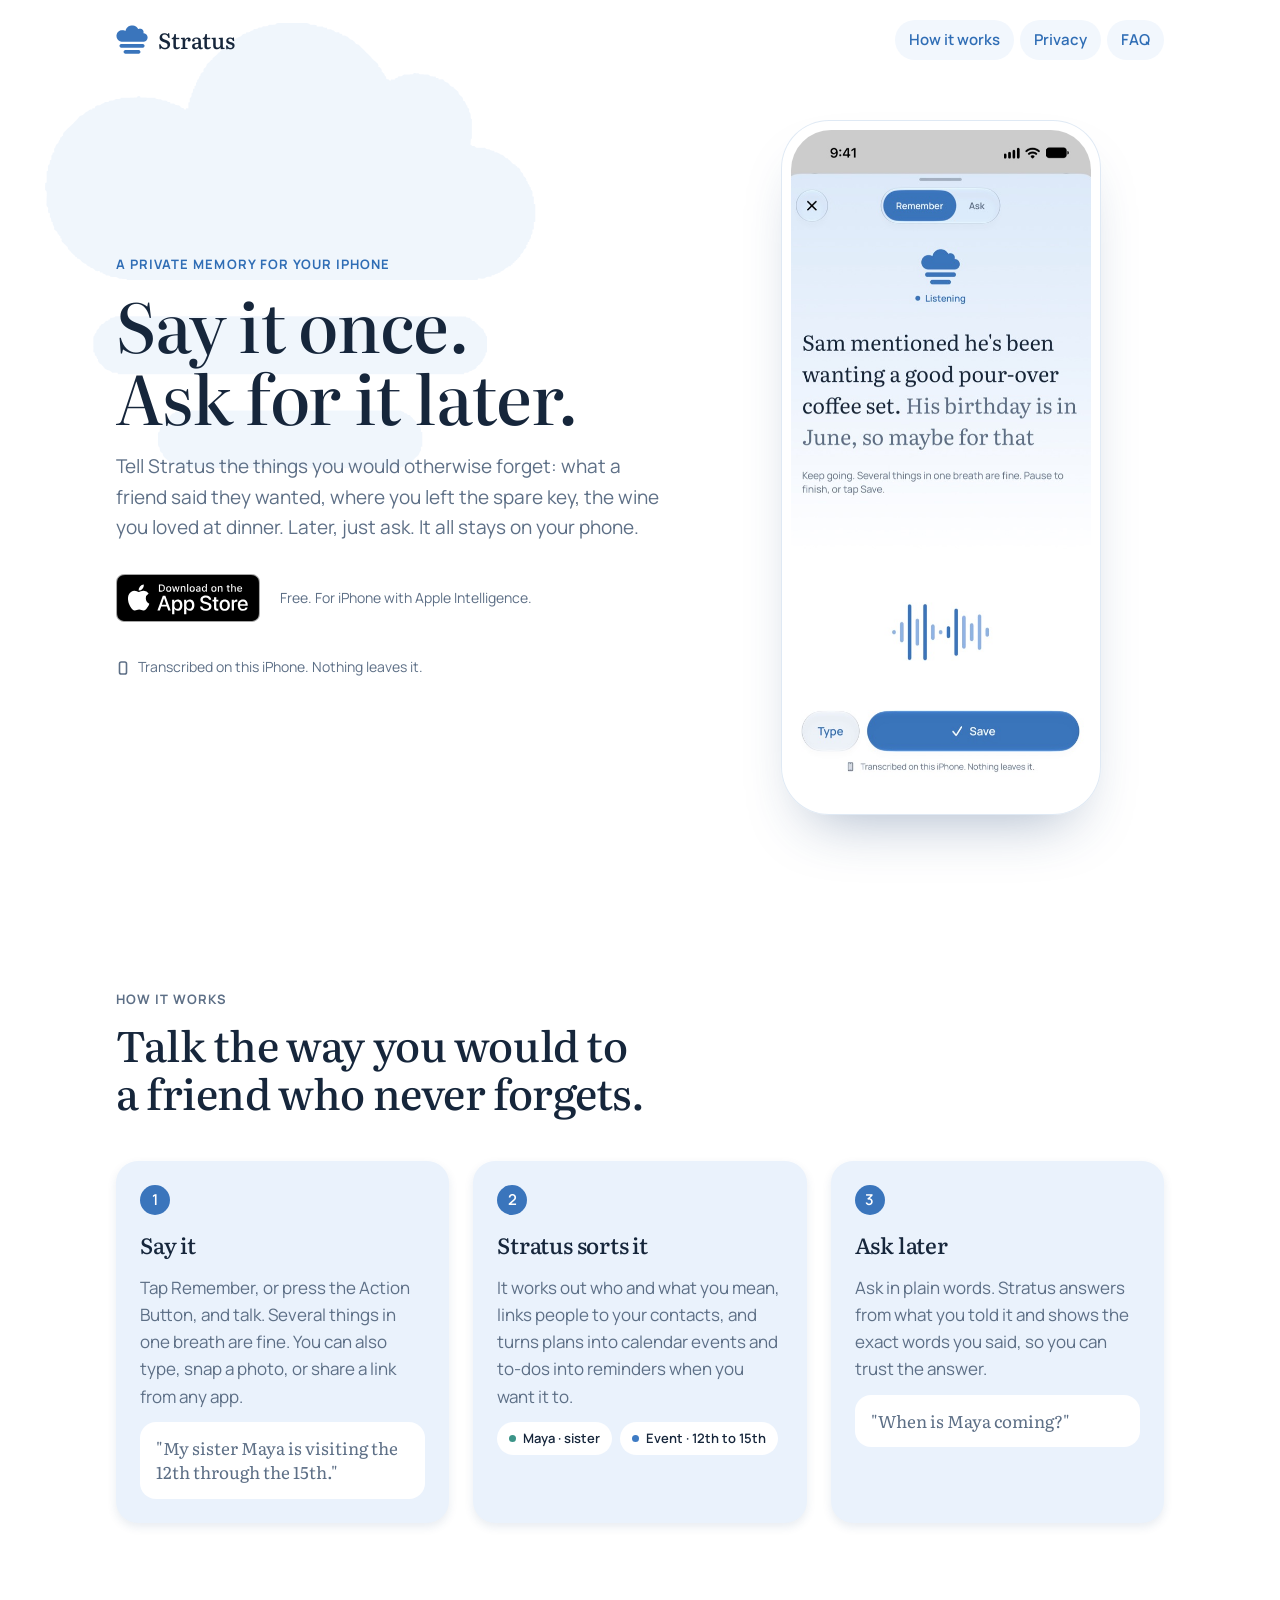
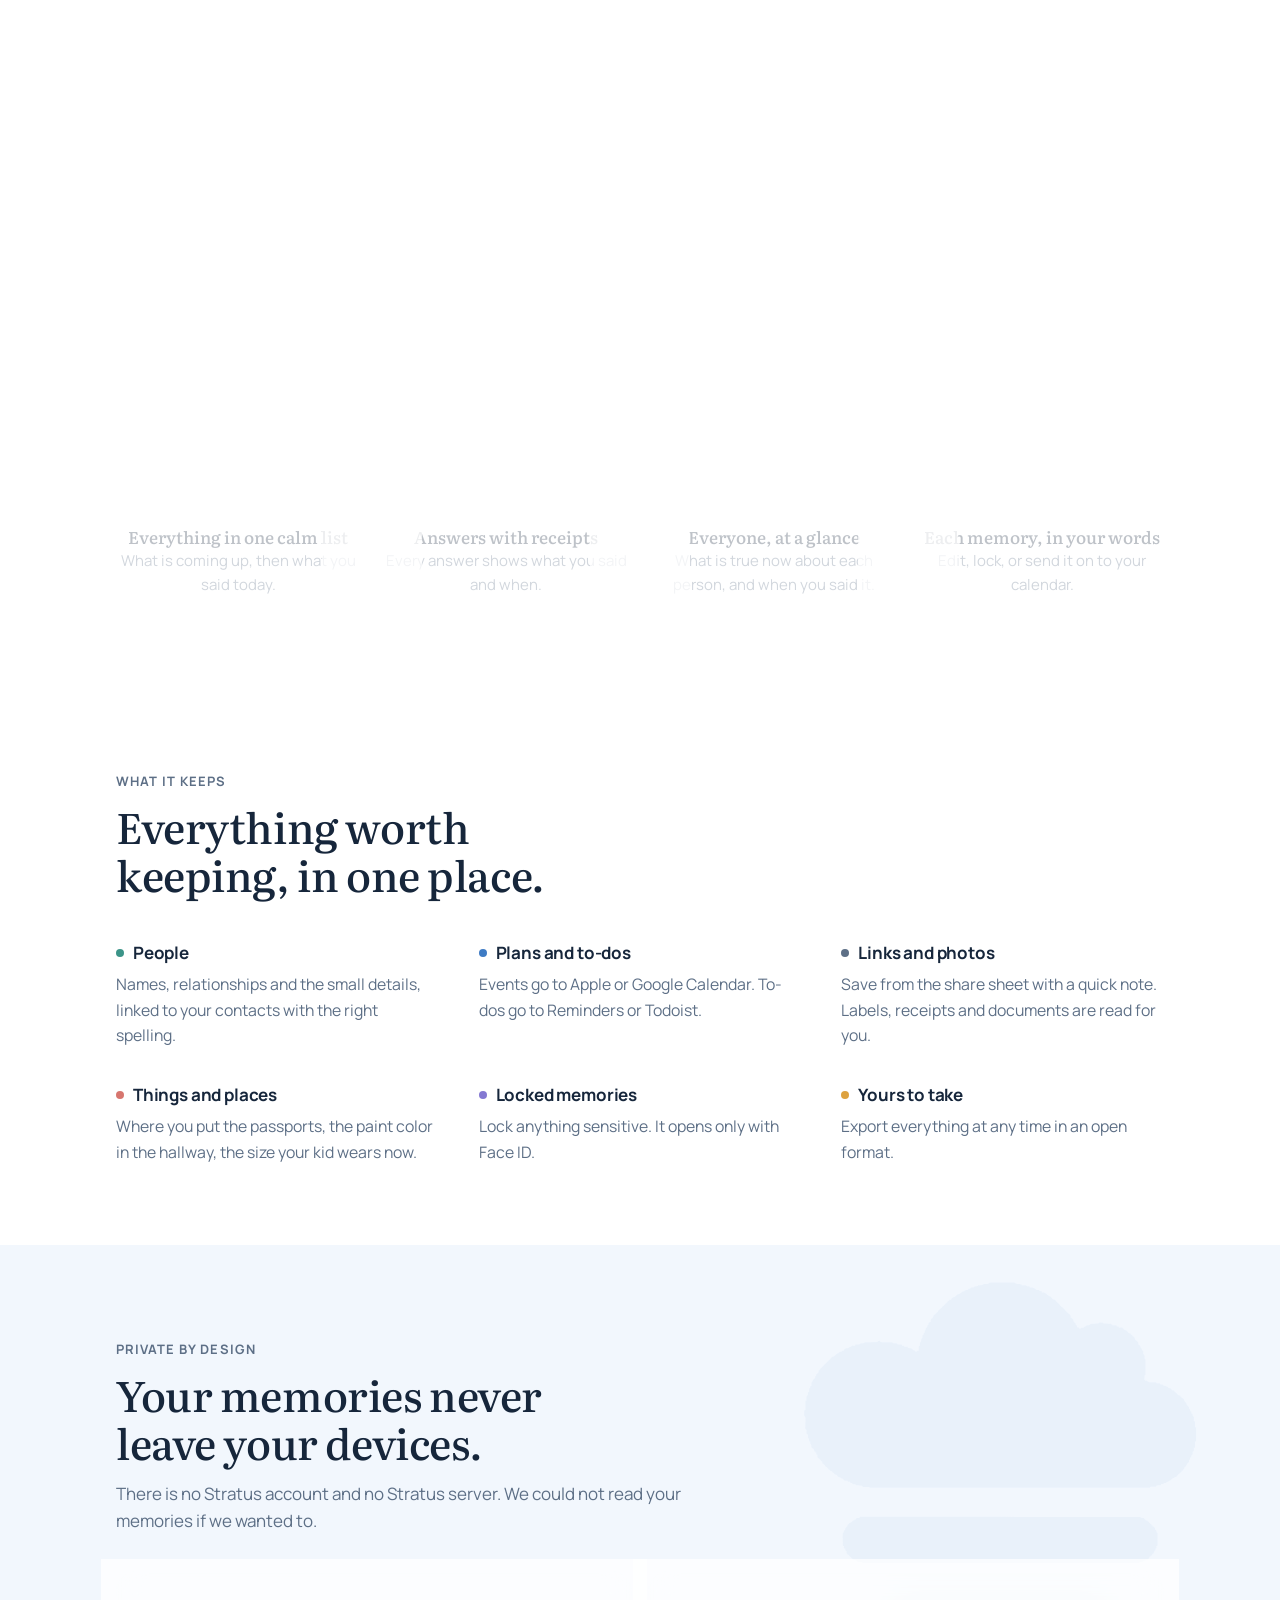
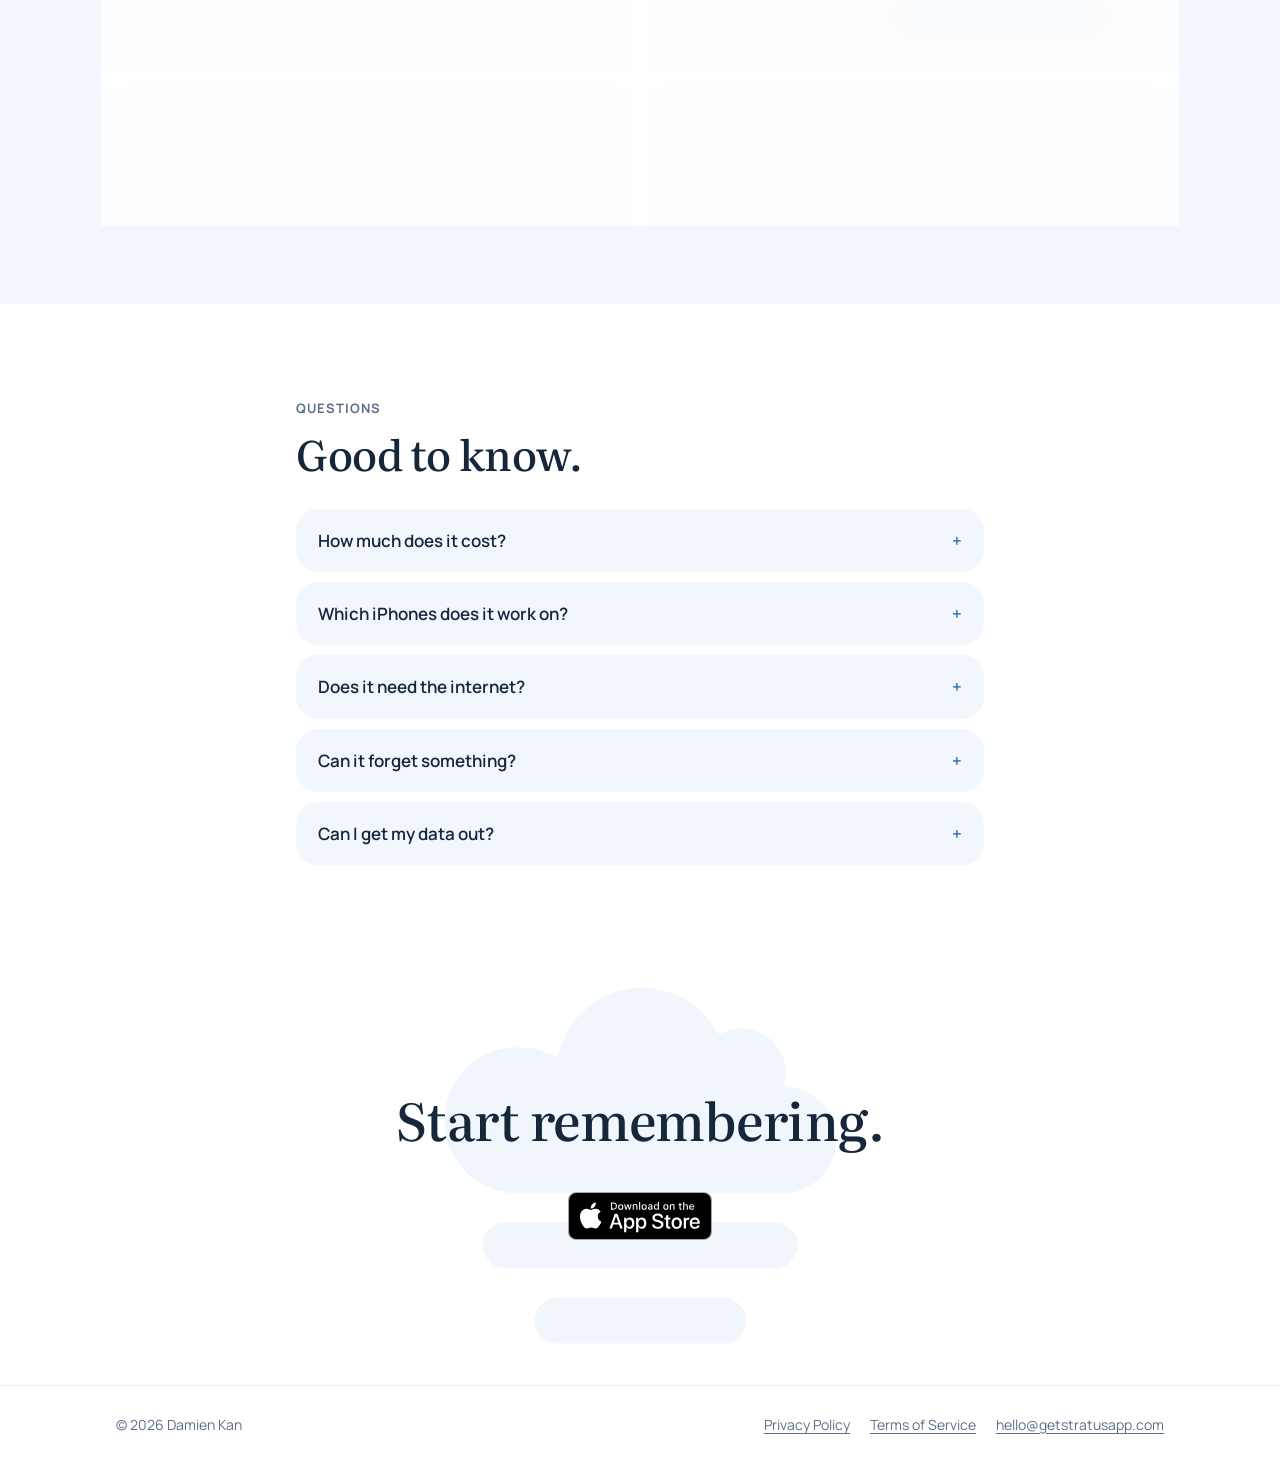
<file: index.html>
<!doctype html>
<html lang="en">
<head>
<meta charset="utf-8">
<meta name="viewport" content="width=device-width, initial-scale=1, viewport-fit=cover">
<title>Stratus: say it once, ask for it later</title>
<meta name="description" content="Stratus is a private memory for your iPhone. Say what you want to remember, and ask for it later. Everything is understood on your device.">
<link rel="canonical" href="https://getstratusapp.com/">
<meta name="theme-color" content="#FFFFFF" media="(prefers-color-scheme: light)">
<meta name="theme-color" content="#0E1622" media="(prefers-color-scheme: dark)">
<meta property="og:title" content="Stratus: say it once, ask for it later">
<meta property="og:description" content="Stratus is a private memory for your iPhone. Say what you want to remember, and ask for it later. Everything is understood on your device.">
<meta property="og:type" content="website">
<meta property="og:url" content="https://getstratusapp.com/">
<meta property="og:site_name" content="Stratus">
<meta property="og:image" content="https://getstratusapp.com/img/og.png">
<meta property="og:image:width" content="1200">
<meta property="og:image:height" content="630">
<meta property="og:image:alt" content="Stratus: say it once, ask for it later. A private memory for your iPhone.">
<meta name="twitter:card" content="summary_large_image">
<meta name="twitter:image" content="https://getstratusapp.com/img/og.png">
<link rel="icon" href="favicon.svg" type="image/svg+xml">
<!-- Smart App Banner: uncomment once the App Store ID exists.
<meta name="apple-itunes-app" content="app-id=0000000000"> -->
<link rel="preconnect" href="https://fonts.googleapis.com">
<link rel="preconnect" href="https://fonts.gstatic.com" crossorigin>
<link rel="stylesheet" href="https://fonts.googleapis.com/css2?family=Literata:opsz,wght@7..72,400;7..72,500;7..72,600&family=Manrope:wght@400;600;700&display=swap">
<link rel="stylesheet" href="style.css">
</head>
<body>
<div class="hero-band">
  <span class="glyph sky-wm" aria-hidden="true"></span>
  <header class="wrap top">
    <a class="brand" href="index.html" aria-label="Stratus home">
      <span class="glyph" aria-hidden="true"></span>
      Stratus
    </a>
    <nav aria-label="Main">
      <a href="#how">How it works</a>
      <a href="#privacy">Privacy</a>
      <a href="#faq">FAQ</a>
    </nav>
  </header>

  <main>
  <div class="wrap hero">
    <div>
      <p class="eyebrow">A private memory for your iPhone</p>
      <h1>Say it once. Ask for it later.</h1>
      <p class="lede">Tell Stratus the things you would otherwise forget: what a friend said they wanted, where you left the spare key, the wine you loved at dinner. Later, just ask. It all stays on your phone.</p>
      <div class="cta">
        <a class="store" href="#download" id="store-hero">
          <img class="badge-light" src="img/app-store-badge-black.svg" width="120" height="40" alt="Download on the App Store">
          <img class="badge-dark" src="img/app-store-badge-white.svg" width="120" height="40" alt="Download on the App Store">
        </a>
        <p class="fine">Free. For iPhone with Apple Intelligence.</p>
      </div>
      <p class="local"><svg viewBox="0 0 14 14" aria-hidden="true"><rect x="3.5" y="1" width="7" height="12" rx="1.8"/></svg>Transcribed on this iPhone. Nothing leaves it.</p>
    </div>
    <div class="phone">
      <img src="img/01-listening.jpg" width="600" height="1304" alt="The Stratus Listening sheet transcribing: Sam mentioned he's been wanting a good pour-over coffee set. His birthday is in June, so maybe for that.">
    </div>
  </div>
  </main>
</div>

<section id="how">
  <div class="wrap">
    <div class="section-head">
      <p class="eyebrow">How it works</p>
      <h2>Talk the way you would to a friend who never forgets.</h2>
    </div>
    <ol class="steps">
      <li>
        <h3>Say it</h3>
        <p>Tap Remember, or press the Action Button, and talk. Several things in one breath are fine. You can also type, snap a photo, or share a link from any app.</p>
        <p class="quote">"My sister Maya is visiting the 12th through the 15th."</p>
      </li>
      <li>
        <h3>Stratus sorts it</h3>
        <p>It works out who and what you mean, links people to your contacts, and turns plans into calendar events and to-dos into reminders when you want it to.</p>
        <div class="chips"><span class="chip fact">Maya · sister</span><span class="chip event">Event · 12th to 15th</span></div>
      </li>
      <li>
        <h3>Ask later</h3>
        <p>Ask in plain words. Stratus answers from what you told it and shows the exact words you said, so you can trust the answer.</p>
        <p class="quote">"When is Maya coming?"</p>
      </li>
    </ol>
    <div class="shots">
      <figure>
        <div class="phone sm"><img src="img/02-home.jpg" width="600" height="1304" loading="lazy" alt="Stratus home: up next, change the furnace filter; an event card for Maya's visit; today's memories about Sam."></div>
        <figcaption><b>Everything in one calm list</b>What is coming up, then what you said today.</figcaption>
      </figure>
      <figure>
        <div class="phone sm"><img src="img/03-ask.jpg" width="600" height="1304" loading="lazy" alt="Asking When is Maya coming? Stratus answers Maya is visiting the 12th through the 15th, with the words you said."></div>
        <figcaption><b>Answers with receipts</b>Every answer shows what you said and when.</figcaption>
      </figure>
      <figure>
        <div class="phone sm"><img src="img/04-person.jpg" width="600" height="1304" loading="lazy" alt="Maya's page: sister, allergic to shellfish, takes oat milk in her coffee, with a timeline of what you said about her."></div>
        <figcaption><b>Everyone, at a glance</b>What is true now about each person, and when you said it.</figcaption>
      </figure>
      <figure>
        <div class="phone sm"><img src="img/05-memory.jpg" width="600" height="1304" loading="lazy" alt="The memory Maya visiting: an event from Nov 12 to 15, added to Calendar, with the words you said."></div>
        <figcaption><b>Each memory, in your words</b>Edit, lock, or send it on to your calendar.</figcaption>
      </figure>
    </div>
  </div>
</section>

<section>
  <div class="wrap">
    <div class="section-head">
      <p class="eyebrow">What it keeps</p>
      <h2>Everything worth keeping, in one place.</h2>
    </div>
    <div class="features">
      <div style="--c: var(--t-fact)"><h3>People</h3><p>Names, relationships and the small details, linked to your contacts with the right spelling.</p></div>
      <div style="--c: var(--t-event)"><h3>Plans and to-dos</h3><p>Events go to Apple or Google Calendar. To-dos go to Reminders or Todoist.</p></div>
      <div style="--c: var(--muted)"><h3>Links and photos</h3><p>Save from the share sheet with a quick note. Labels, receipts and documents are read for you.</p></div>
      <div style="--c: var(--t-place)"><h3>Things and places</h3><p>Where you put the passports, the paint color in the hallway, the size your kid wears now.</p></div>
      <div style="--c: var(--t-pref)"><h3>Locked memories</h3><p>Lock anything sensitive. It opens only with Face ID.</p></div>
      <div style="--c: var(--t-task)"><h3>Yours to take</h3><p>Export everything at any time in an open format.</p></div>
    </div>
  </div>
</section>

<section class="private" id="privacy">
  <span class="glyph sky-wm" aria-hidden="true"></span>
  <div class="wrap">
    <div class="section-head">
      <p class="eyebrow">Private by design</p>
      <h2>Your memories never leave your devices.</h2>
      <p>There is no Stratus account and no Stratus server. We could not read your memories if we wanted to.</p>
    </div>
    <ul class="facts">
      <li><b>Transcribed on your iPhone</b><span>Your voice is turned into text on the device. Audio is not uploaded.</span></li>
      <li><b>Understood on your iPhone</b><span>Sorting and answers use Apple's on-device model.</span></li>
      <li><b>Synced with your iCloud</b><span>Memories sync between your devices through your own private iCloud.</span></li>
      <li><b>Connections you choose</b><span>Calendar, Reminders, Todoist and Google only get the items you send them.</span></li>
    </ul>
  </div>
</section>

<section id="faq">
  <div class="wrap narrow">
    <div class="section-head">
      <p class="eyebrow">Questions</p>
      <h2>Good to know.</h2>
    </div>
    <div class="faq">
      <details><summary>How much does it cost?</summary><p>Stratus is free while we build it out. Anything you save now stays yours, whatever happens to pricing later.</p></details>
      <details><summary>Which iPhones does it work on?</summary><p>Stratus needs iOS 26 and an iPhone that supports Apple Intelligence, such as iPhone 15 Pro or later, because it understands your memories on the device.</p></details>
      <details><summary>Does it need the internet?</summary><p>No. Saving and asking work offline. The internet is only used for iCloud sync, link previews, and the services you connect.</p></details>
      <details><summary>Can it forget something?</summary><p>Yes. Delete any memory with a swipe. Deleted memories wait 30 days in Recently Deleted, then they are gone for good.</p></details>
      <details><summary>Can I get my data out?</summary><p>Yes. Export everything from Settings at any time.</p></details>
    </div>
  </div>
</section>

<section class="final" id="download">
  <span class="glyph sky-wm" aria-hidden="true"></span>
  <div class="wrap">
    <h2>Start remembering.</h2>
    <div class="cta">
      <a class="store" href="#download" id="store-final">
        <img class="badge-light" src="img/app-store-badge-black.svg" width="120" height="40" alt="Download on the App Store">
        <img class="badge-dark" src="img/app-store-badge-white.svg" width="120" height="40" alt="Download on the App Store">
      </a>
    </div>
  </div>
</section>

<footer>
  <div class="wrap">
    <span>© 2026 Damien Kan</span>
    <nav aria-label="Legal">
      <a href="privacy.html">Privacy Policy</a>
      <a href="terms.html">Terms of Service</a>
      <a href="mailto:hello@getstratusapp.com">hello@getstratusapp.com</a>
    </nav>
  </div>
</footer>
</body>
</html>
</file>
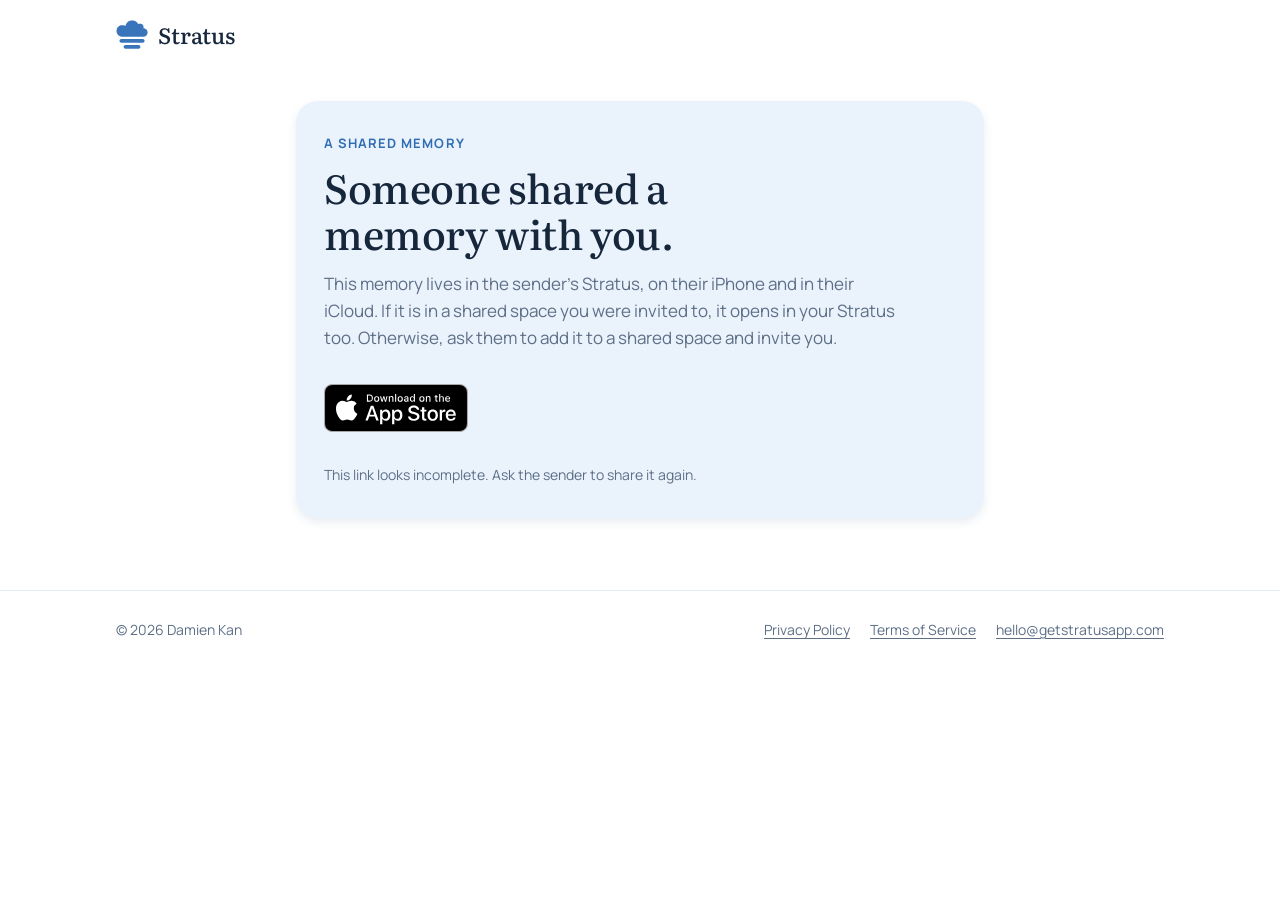
<file: open.html>
<!doctype html>
<html lang="en">
<head>
<meta charset="utf-8">
<meta name="viewport" content="width=device-width, initial-scale=1, viewport-fit=cover">
<title>Open in Stratus</title>
<meta name="description" content="Someone shared a memory from Stratus, a private memory for your iPhone.">
<link rel="canonical" href="https://getstratusapp.com/open.html">
<meta name="theme-color" content="#FFFFFF" media="(prefers-color-scheme: light)">
<meta name="theme-color" content="#0E1622" media="(prefers-color-scheme: dark)">
<meta property="og:title" content="A memory from Stratus">
<meta property="og:description" content="Someone shared a memory from Stratus, a private memory for your iPhone.">
<meta property="og:type" content="website">
<meta property="og:url" content="https://getstratusapp.com/open.html">
<meta property="og:site_name" content="Stratus">
<meta property="og:image" content="https://getstratusapp.com/img/og.png">
<meta property="og:image:width" content="1200">
<meta property="og:image:height" content="630">
<meta property="og:image:alt" content="Stratus: say it once, ask for it later. A private memory for your iPhone.">
<meta name="twitter:card" content="summary_large_image">
<meta name="twitter:image" content="https://getstratusapp.com/img/og.png">
<link rel="icon" href="favicon.svg" type="image/svg+xml">
<meta name="robots" content="noindex">
<!-- Smart App Banner: uncomment once the App Store ID exists.
<meta name="apple-itunes-app" content="app-id=0000000000"> -->
<link rel="preconnect" href="https://fonts.googleapis.com">
<link rel="preconnect" href="https://fonts.gstatic.com" crossorigin>
<link rel="stylesheet" href="https://fonts.googleapis.com/css2?family=Literata:opsz,wght@7..72,400;7..72,500;7..72,600&family=Manrope:wght@400;600;700&display=swap">
<link rel="stylesheet" href="style.css">
</head>
<body>
<header class="wrap top">
  <a class="brand" href="index.html" aria-label="Stratus home"><span class="glyph" aria-hidden="true"></span>Stratus</a>
</header>
<main class="wrap narrow">
  <div class="open-card">
    <p class="eyebrow">A shared memory</p>
    <h1>Someone shared a memory with you.</h1>
    <p class="lede">This memory lives in the sender's Stratus, on their iPhone and in their iCloud. If it is in a shared space you were invited to, it opens in your Stratus too. Otherwise, ask them to add it to a shared space and invite you.</p>
    <div class="cta">
      <a class="open-btn" id="open-app" href="index.html" hidden>Open in Stratus</a>
      <a class="store" href="index.html#download" id="store-open">
        <img class="badge-light" src="img/app-store-badge-black.svg" width="120" height="40" alt="Download on the App Store">
        <img class="badge-dark" src="img/app-store-badge-white.svg" width="120" height="40" alt="Download on the App Store">
      </a>
    </div>
    <p class="fine" id="bad-link" hidden>This link looks incomplete. Ask the sender to share it again.</p>
  </div>
</main>
<footer>
  <div class="wrap">
    <span>© 2026 Damien Kan</span>
    <nav aria-label="Legal">
      <a href="privacy.html">Privacy Policy</a>
      <a href="terms.html">Terms of Service</a>
      <a href="mailto:hello@getstratusapp.com">hello@getstratusapp.com</a>
    </nav>
  </div>
</footer>

<script>
  (function () {
    var id = new URLSearchParams(window.location.search).get("m") || "";
    var uuid = /^[0-9a-f]{8}-[0-9a-f]{4}-[0-9a-f]{4}-[0-9a-f]{4}-[0-9a-f]{12}$/i;
    if (!uuid.test(id)) { document.getElementById("bad-link").hidden = false; return; }
    var appURL = "stratus://memory/" + id.toLowerCase();
    var button = document.getElementById("open-app");
    button.href = appURL;
    button.hidden = false;
    // Try the app straight away; if it is not installed the page simply stays.
    window.location.href = appURL;
  })();
</script>
</body>
</html>
</file>
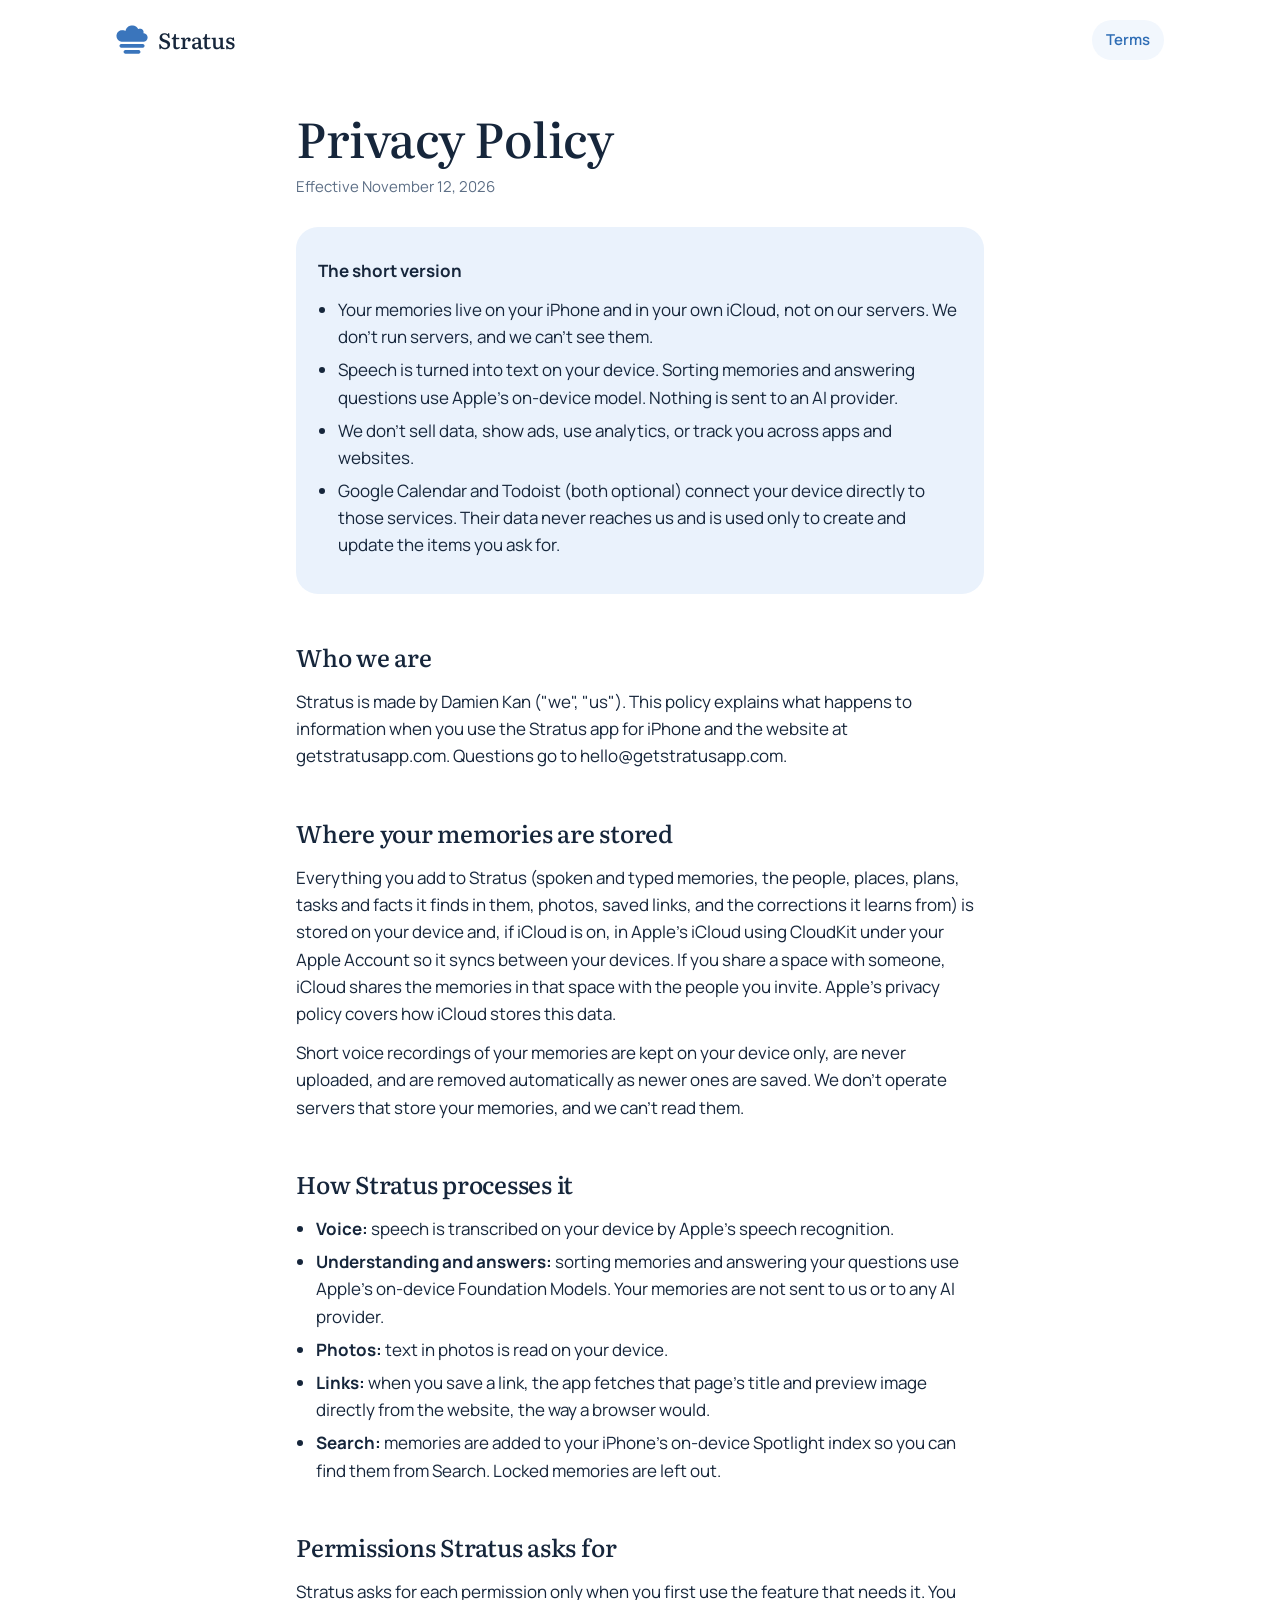
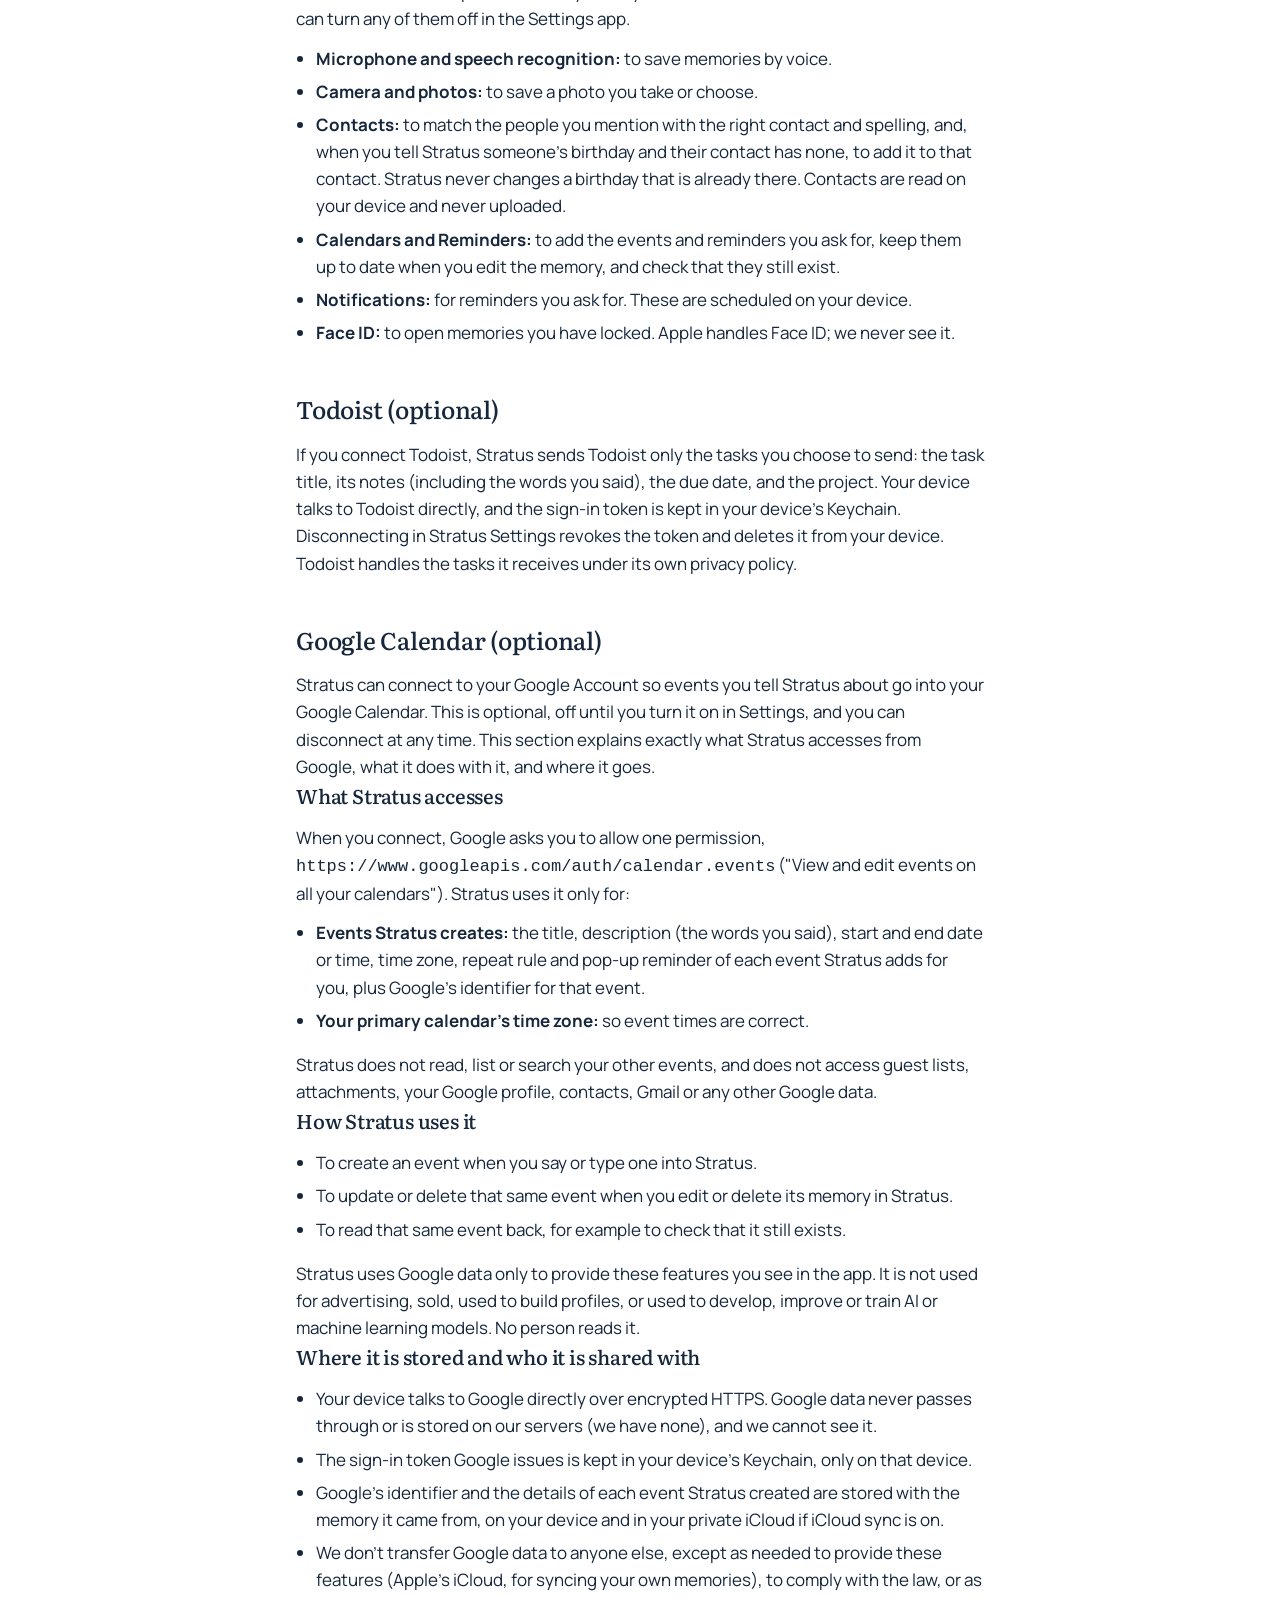
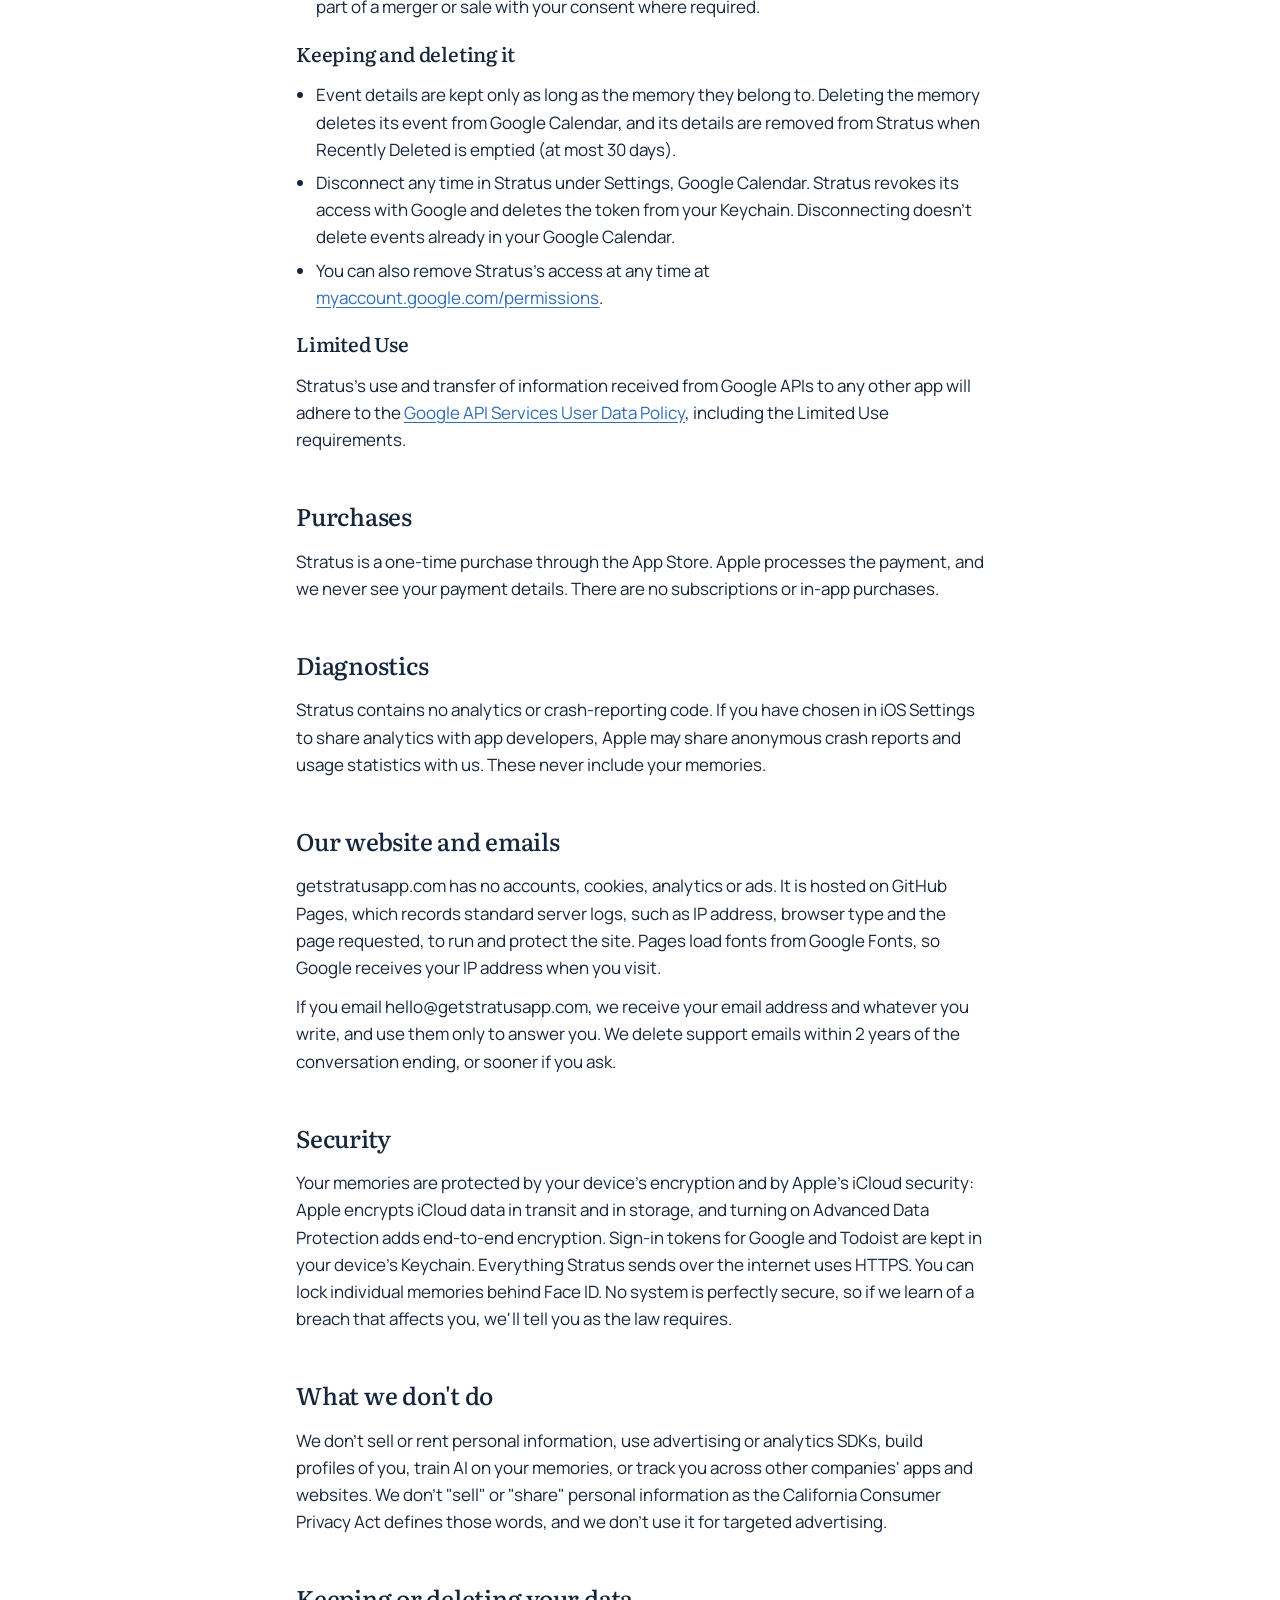
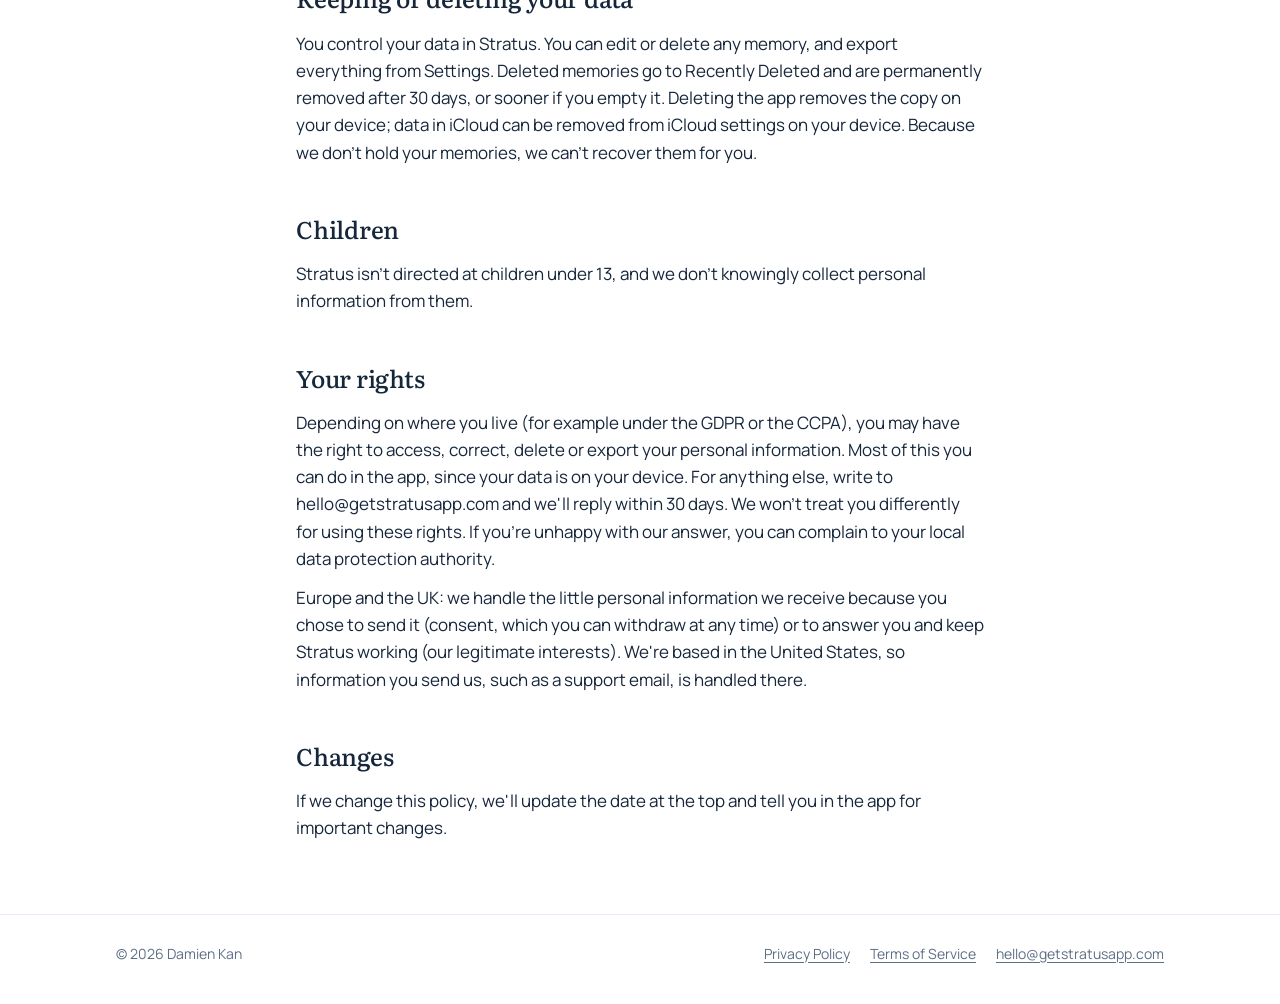
<file: privacy.html>
<!doctype html>
<html lang="en">
<head>
<meta charset="utf-8">
<meta name="viewport" content="width=device-width, initial-scale=1, viewport-fit=cover">
<title>Stratus Privacy Policy</title>
<meta name="description" content="How Stratus handles your information.">
<link rel="canonical" href="https://getstratusapp.com/privacy.html">
<meta name="theme-color" content="#FFFFFF" media="(prefers-color-scheme: light)">
<meta name="theme-color" content="#0E1622" media="(prefers-color-scheme: dark)">
<meta property="og:title" content="Stratus Privacy Policy">
<meta property="og:description" content="How Stratus handles your information.">
<meta property="og:type" content="website">
<meta property="og:url" content="https://getstratusapp.com/privacy.html">
<meta property="og:site_name" content="Stratus">
<meta name="twitter:card" content="summary">
<link rel="icon" href="favicon.svg" type="image/svg+xml">
<link rel="preconnect" href="https://fonts.googleapis.com">
<link rel="preconnect" href="https://fonts.gstatic.com" crossorigin>
<link rel="stylesheet" href="https://fonts.googleapis.com/css2?family=Literata:opsz,wght@7..72,400;7..72,500;7..72,600&family=Manrope:wght@400;600;700&display=swap">
<link rel="stylesheet" href="style.css">
</head>
<body>
<header class="wrap top">
  <a class="brand" href="index.html" aria-label="Stratus home"><span class="glyph" aria-hidden="true"></span>Stratus</a>
  <nav aria-label="Main"><a class="keep" href="terms.html">Terms</a></nav>
</header>
<main class="wrap narrow legal">
  <h1>Privacy Policy</h1>
  <p class="updated">Effective November 12, 2026</p>

  <div class="summary">
    <p><b>The short version</b></p>
    <ul>
      <li>Your memories live on your iPhone and in your own iCloud, not on our servers. We don't run servers, and we can't see them.</li>
      <li>Speech is turned into text on your device. Sorting memories and answering questions use Apple's on-device model. Nothing is sent to an AI provider.</li>
      <li>We don't sell data, show ads, use analytics, or track you across apps and websites.</li>
      <li>Google Calendar and Todoist (both optional) connect your device directly to those services. Their data never reaches us and is used only to create and update the items you ask for.</li>
    </ul>
  </div>

  <h2>Who we are</h2>
  <p>Stratus is made by Damien Kan ("we", "us"). This policy explains what happens to information when you use the Stratus app for iPhone and the website at getstratusapp.com. Questions go to hello@getstratusapp.com.</p>

  <h2>Where your memories are stored</h2>
  <p>Everything you add to Stratus (spoken and typed memories, the people, places, plans, tasks and facts it finds in them, photos, saved links, and the corrections it learns from) is stored on your device and, if iCloud is on, in Apple's iCloud using CloudKit under your Apple Account so it syncs between your devices. If you share a space with someone, iCloud shares the memories in that space with the people you invite. Apple's privacy policy covers how iCloud stores this data.</p>
  <p>Short voice recordings of your memories are kept on your device only, are never uploaded, and are removed automatically as newer ones are saved. We don't operate servers that store your memories, and we can't read them.</p>

  <h2>How Stratus processes it</h2>
  <ul>
    <li><b>Voice:</b> speech is transcribed on your device by Apple's speech recognition.</li>
    <li><b>Understanding and answers:</b> sorting memories and answering your questions use Apple's on-device Foundation Models. Your memories are not sent to us or to any AI provider.</li>
    <li><b>Photos:</b> text in photos is read on your device.</li>
    <li><b>Links:</b> when you save a link, the app fetches that page's title and preview image directly from the website, the way a browser would.</li>
    <li><b>Search:</b> memories are added to your iPhone's on-device Spotlight index so you can find them from Search. Locked memories are left out.</li>
  </ul>

  <h2>Permissions Stratus asks for</h2>
  <p>Stratus asks for each permission only when you first use the feature that needs it. You can turn any of them off in the Settings app.</p>
  <ul>
    <li><b>Microphone and speech recognition:</b> to save memories by voice.</li>
    <li><b>Camera and photos:</b> to save a photo you take or choose.</li>
    <li><b>Contacts:</b> to match the people you mention with the right contact and spelling, and, when you tell Stratus someone's birthday and their contact has none, to add it to that contact. Stratus never changes a birthday that is already there. Contacts are read on your device and never uploaded.</li>
    <li><b>Calendars and Reminders:</b> to add the events and reminders you ask for, keep them up to date when you edit the memory, and check that they still exist.</li>
    <li><b>Notifications:</b> for reminders you ask for. These are scheduled on your device.</li>
    <li><b>Face ID:</b> to open memories you have locked. Apple handles Face ID; we never see it.</li>
  </ul>

  <h2>Todoist (optional)</h2>
  <p>If you connect Todoist, Stratus sends Todoist only the tasks you choose to send: the task title, its notes (including the words you said), the due date, and the project. Your device talks to Todoist directly, and the sign-in token is kept in your device's Keychain. Disconnecting in Stratus Settings revokes the token and deletes it from your device. Todoist handles the tasks it receives under its own privacy policy.</p>

  <h2>Google Calendar (optional)</h2>
  <p>Stratus can connect to your Google Account so events you tell Stratus about go into your Google Calendar. This is optional, off until you turn it on in Settings, and you can disconnect at any time. This section explains exactly what Stratus accesses from Google, what it does with it, and where it goes.</p>

  <h3>What Stratus accesses</h3>
  <p>When you connect, Google asks you to allow one permission, <code>https://www.googleapis.com/auth/calendar.events</code> ("View and edit events on all your calendars"). Stratus uses it only for:</p>
  <ul>
    <li><b>Events Stratus creates:</b> the title, description (the words you said), start and end date or time, time zone, repeat rule and pop-up reminder of each event Stratus adds for you, plus Google's identifier for that event.</li>
    <li><b>Your primary calendar's time zone:</b> so event times are correct.</li>
  </ul>
  <p>Stratus does not read, list or search your other events, and does not access guest lists, attachments, your Google profile, contacts, Gmail or any other Google data.</p>

  <h3>How Stratus uses it</h3>
  <ul>
    <li>To create an event when you say or type one into Stratus.</li>
    <li>To update or delete that same event when you edit or delete its memory in Stratus.</li>
    <li>To read that same event back, for example to check that it still exists.</li>
  </ul>
  <p>Stratus uses Google data only to provide these features you see in the app. It is not used for advertising, sold, used to build profiles, or used to develop, improve or train AI or machine learning models. No person reads it.</p>

  <h3>Where it is stored and who it is shared with</h3>
  <ul>
    <li>Your device talks to Google directly over encrypted HTTPS. Google data never passes through or is stored on our servers (we have none), and we cannot see it.</li>
    <li>The sign-in token Google issues is kept in your device's Keychain, only on that device.</li>
    <li>Google's identifier and the details of each event Stratus created are stored with the memory it came from, on your device and in your private iCloud if iCloud sync is on.</li>
    <li>We don't transfer Google data to anyone else, except as needed to provide these features (Apple's iCloud, for syncing your own memories), to comply with the law, or as part of a merger or sale with your consent where required.</li>
  </ul>

  <h3>Keeping and deleting it</h3>
  <ul>
    <li>Event details are kept only as long as the memory they belong to. Deleting the memory deletes its event from Google Calendar, and its details are removed from Stratus when Recently Deleted is emptied (at most 30 days).</li>
    <li>Disconnect any time in Stratus under Settings, Google Calendar. Stratus revokes its access with Google and deletes the token from your Keychain. Disconnecting doesn't delete events already in your Google Calendar.</li>
    <li>You can also remove Stratus's access at any time at <a href="https://myaccount.google.com/permissions">myaccount.google.com/permissions</a>.</li>
  </ul>

  <h3>Limited Use</h3>
  <p>Stratus's use and transfer of information received from Google APIs to any other app will adhere to the <a href="https://developers.google.com/terms/api-services-user-data-policy">Google API Services User Data Policy</a>, including the Limited Use requirements.</p>

  <h2>Purchases</h2>
  <p>Stratus is a one-time purchase through the App Store. Apple processes the payment, and we never see your payment details. There are no subscriptions or in-app purchases.</p>

  <h2>Diagnostics</h2>
  <p>Stratus contains no analytics or crash-reporting code. If you have chosen in iOS Settings to share analytics with app developers, Apple may share anonymous crash reports and usage statistics with us. These never include your memories.</p>

  <h2>Our website and emails</h2>
  <p>getstratusapp.com has no accounts, cookies, analytics or ads. It is hosted on GitHub Pages, which records standard server logs, such as IP address, browser type and the page requested, to run and protect the site. Pages load fonts from Google Fonts, so Google receives your IP address when you visit.</p>
  <p>If you email hello@getstratusapp.com, we receive your email address and whatever you write, and use them only to answer you. We delete support emails within 2 years of the conversation ending, or sooner if you ask.</p>

  <h2>Security</h2>
  <p>Your memories are protected by your device's encryption and by Apple's iCloud security: Apple encrypts iCloud data in transit and in storage, and turning on Advanced Data Protection adds end-to-end encryption. Sign-in tokens for Google and Todoist are kept in your device's Keychain. Everything Stratus sends over the internet uses HTTPS. You can lock individual memories behind Face ID. No system is perfectly secure, so if we learn of a breach that affects you, we'll tell you as the law requires.</p>

  <h2>What we don't do</h2>
  <p>We don't sell or rent personal information, use advertising or analytics SDKs, build profiles of you, train AI on your memories, or track you across other companies' apps and websites. We don't "sell" or "share" personal information as the California Consumer Privacy Act defines those words, and we don't use it for targeted advertising.</p>

  <h2>Keeping or deleting your data</h2>
  <p>You control your data in Stratus. You can edit or delete any memory, and export everything from Settings. Deleted memories go to Recently Deleted and are permanently removed after 30 days, or sooner if you empty it. Deleting the app removes the copy on your device; data in iCloud can be removed from iCloud settings on your device. Because we don't hold your memories, we can't recover them for you.</p>

  <h2>Children</h2>
  <p>Stratus isn't directed at children under 13, and we don't knowingly collect personal information from them.</p>

  <h2>Your rights</h2>
  <p>Depending on where you live (for example under the GDPR or the CCPA), you may have the right to access, correct, delete or export your personal information. Most of this you can do in the app, since your data is on your device. For anything else, write to hello@getstratusapp.com and we'll reply within 30 days. We won't treat you differently for using these rights. If you're unhappy with our answer, you can complain to your local data protection authority.</p>
  <p>Europe and the UK: we handle the little personal information we receive because you chose to send it (consent, which you can withdraw at any time) or to answer you and keep Stratus working (our legitimate interests). We're based in the United States, so information you send us, such as a support email, is handled there.</p>

  <h2>Changes</h2>
  <p>If we change this policy, we'll update the date at the top and tell you in the app for important changes.</p>
</main>
<footer>
  <div class="wrap">
    <span>© 2026 Damien Kan</span>
    <nav aria-label="Legal">
      <a href="privacy.html">Privacy Policy</a>
      <a href="terms.html">Terms of Service</a>
      <a href="mailto:hello@getstratusapp.com">hello@getstratusapp.com</a>
    </nav>
  </div>
</footer>
</body>
</html>
</file>
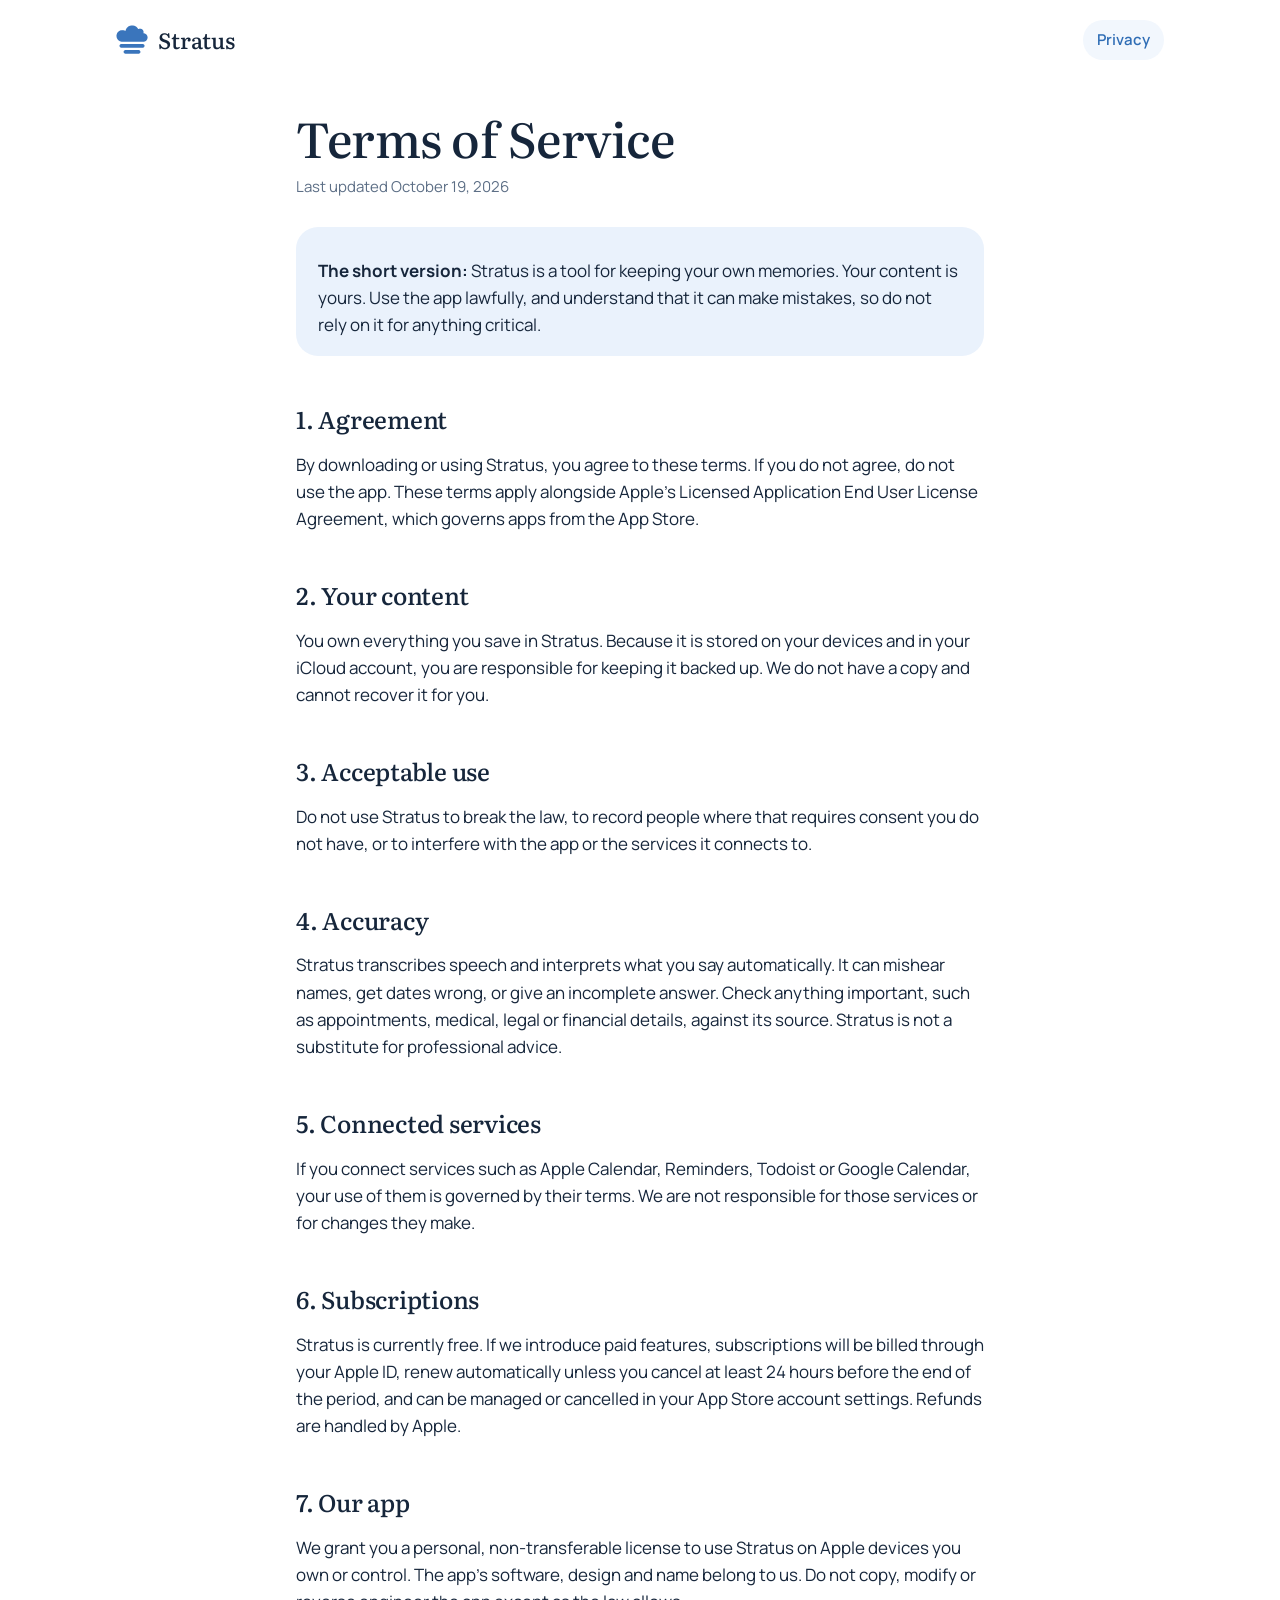
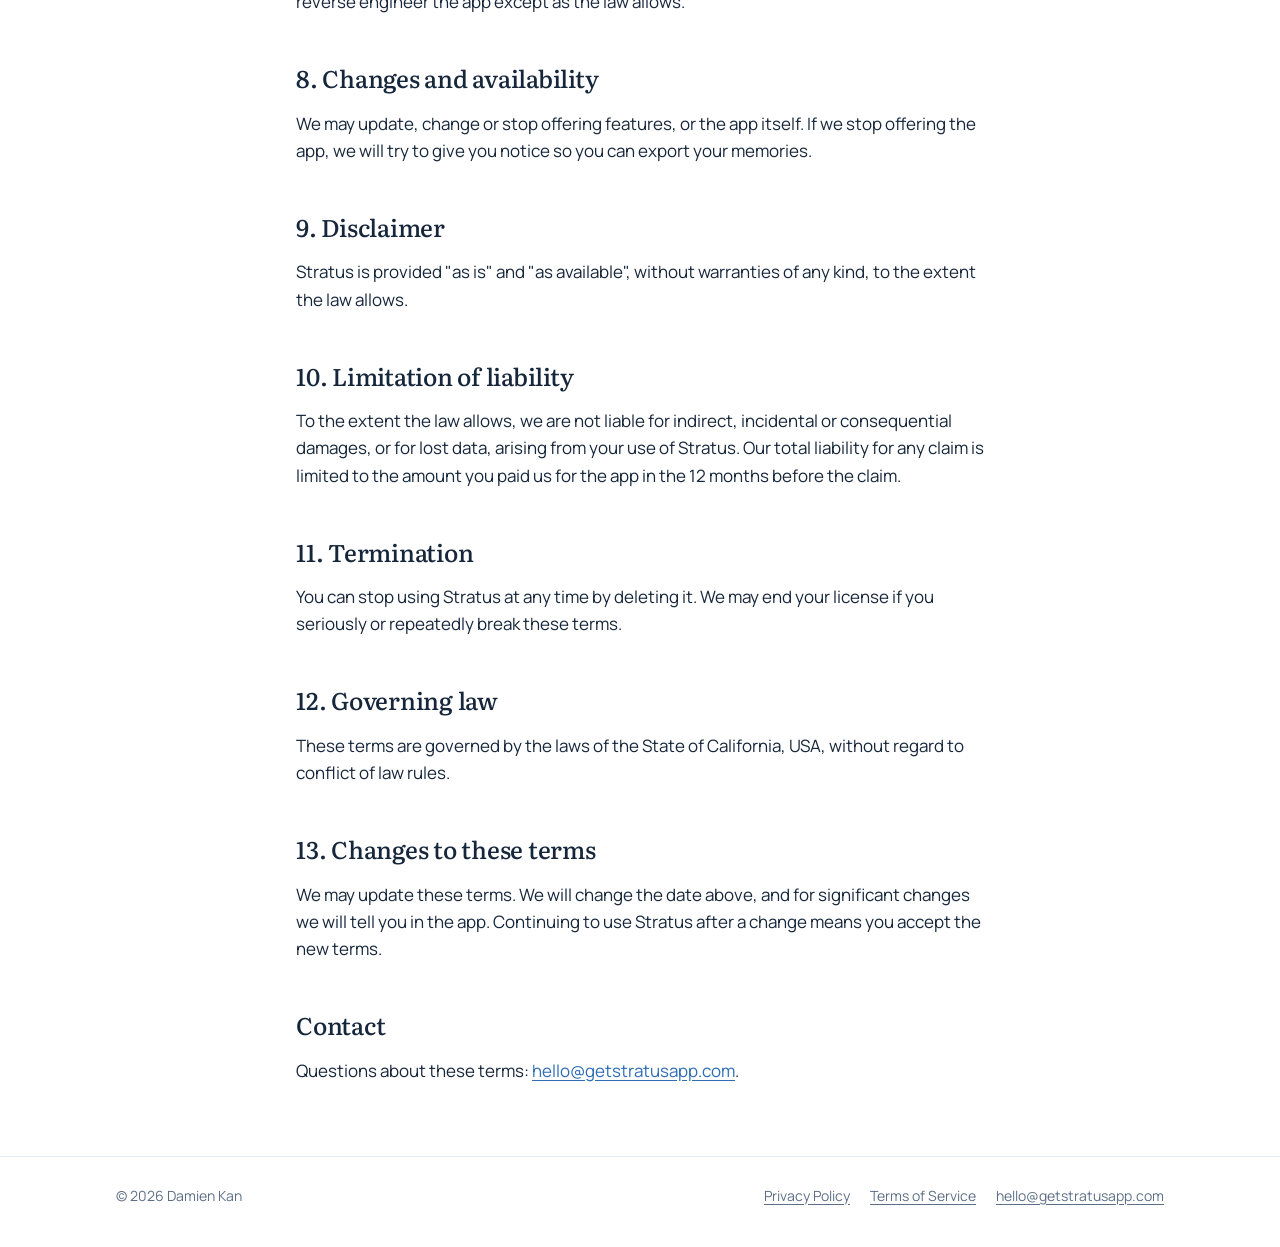
<file: terms.html>
<!doctype html>
<html lang="en">
<head>
<meta charset="utf-8">
<meta name="viewport" content="width=device-width, initial-scale=1, viewport-fit=cover">
<title>Stratus Terms of Service</title>
<meta name="description" content="The terms for using Stratus.">
<link rel="canonical" href="https://getstratusapp.com/terms.html">
<meta name="theme-color" content="#FFFFFF" media="(prefers-color-scheme: light)">
<meta name="theme-color" content="#0E1622" media="(prefers-color-scheme: dark)">
<meta property="og:title" content="Stratus Terms of Service">
<meta property="og:description" content="The terms for using Stratus.">
<meta property="og:type" content="website">
<meta property="og:url" content="https://getstratusapp.com/terms.html">
<meta property="og:site_name" content="Stratus">
<meta name="twitter:card" content="summary">
<link rel="icon" href="favicon.svg" type="image/svg+xml">
<link rel="preconnect" href="https://fonts.googleapis.com">
<link rel="preconnect" href="https://fonts.gstatic.com" crossorigin>
<link rel="stylesheet" href="https://fonts.googleapis.com/css2?family=Literata:opsz,wght@7..72,400;7..72,500;7..72,600&family=Manrope:wght@400;600;700&display=swap">
<link rel="stylesheet" href="style.css">
</head>
<body>
<header class="wrap top">
  <a class="brand" href="index.html" aria-label="Stratus home"><span class="glyph" aria-hidden="true"></span>Stratus</a>
  <nav aria-label="Main"><a class="keep" href="privacy.html">Privacy</a></nav>
</header>
<main class="wrap narrow legal">
  <h1>Terms of Service</h1>
  <p class="updated">Last updated October 19, 2026</p>

  <div class="summary">
    <p><b>The short version:</b> Stratus is a tool for keeping your own memories. Your content is yours. Use the app lawfully, and understand that it can make mistakes, so do not rely on it for anything critical.</p>
  </div>

  <h2>1. Agreement</h2>
  <p>By downloading or using Stratus, you agree to these terms. If you do not agree, do not use the app. These terms apply alongside Apple's Licensed Application End User License Agreement, which governs apps from the App Store.</p>

  <h2>2. Your content</h2>
  <p>You own everything you save in Stratus. Because it is stored on your devices and in your iCloud account, you are responsible for keeping it backed up. We do not have a copy and cannot recover it for you.</p>

  <h2>3. Acceptable use</h2>
  <p>Do not use Stratus to break the law, to record people where that requires consent you do not have, or to interfere with the app or the services it connects to.</p>

  <h2>4. Accuracy</h2>
  <p>Stratus transcribes speech and interprets what you say automatically. It can mishear names, get dates wrong, or give an incomplete answer. Check anything important, such as appointments, medical, legal or financial details, against its source. Stratus is not a substitute for professional advice.</p>

  <h2>5. Connected services</h2>
  <p>If you connect services such as Apple Calendar, Reminders, Todoist or Google Calendar, your use of them is governed by their terms. We are not responsible for those services or for changes they make.</p>

  <h2>6. Subscriptions</h2>
  <p>Stratus is currently free. If we introduce paid features, subscriptions will be billed through your Apple ID, renew automatically unless you cancel at least 24 hours before the end of the period, and can be managed or cancelled in your App Store account settings. Refunds are handled by Apple.</p>

  <h2>7. Our app</h2>
  <p>We grant you a personal, non-transferable license to use Stratus on Apple devices you own or control. The app's software, design and name belong to us. Do not copy, modify or reverse engineer the app except as the law allows.</p>

  <h2>8. Changes and availability</h2>
  <p>We may update, change or stop offering features, or the app itself. If we stop offering the app, we will try to give you notice so you can export your memories.</p>

  <h2>9. Disclaimer</h2>
  <p>Stratus is provided "as is" and "as available", without warranties of any kind, to the extent the law allows.</p>

  <h2>10. Limitation of liability</h2>
  <p>To the extent the law allows, we are not liable for indirect, incidental or consequential damages, or for lost data, arising from your use of Stratus. Our total liability for any claim is limited to the amount you paid us for the app in the 12 months before the claim.</p>

  <h2>11. Termination</h2>
  <p>You can stop using Stratus at any time by deleting it. We may end your license if you seriously or repeatedly break these terms.</p>

  <h2>12. Governing law</h2>
  <p>These terms are governed by the laws of the State of California, USA, without regard to conflict of law rules.</p>

  <h2>13. Changes to these terms</h2>
  <p>We may update these terms. We will change the date above, and for significant changes we will tell you in the app. Continuing to use Stratus after a change means you accept the new terms.</p>

  <h2>Contact</h2>
  <p>Questions about these terms: <a href="mailto:hello@getstratusapp.com">hello@getstratusapp.com</a>.</p>

</main>
<footer>
  <div class="wrap">
    <span>© 2026 Damien Kan</span>
    <nav aria-label="Legal">
      <a href="privacy.html">Privacy Policy</a>
      <a href="terms.html">Terms of Service</a>
      <a href="mailto:hello@getstratusapp.com">hello@getstratusapp.com</a>
    </nav>
  </div>
</footer>
</body>
</html>
</file>
<file: style.css>
/* Stratus site. Cloud white ground, navy ink, sky blue for every action, mist cards, Literata for what people say. */
:root {
  --ground: #FFFFFF;
  --haze: #F2F7FD;
  --mist: #EAF2FC;
  --vapor: #DCE9F8;
  --outline: #E3ECF7;
  --ink: #16263B;
  --muted: #5D6F86;
  --label: #8193AA;
  --sky: #3A75BC;
  --sky-text: #2F6DB5;
  --sky-ink: #FFFFFF;
  --glass: rgba(255, 255, 255, 0.72);
  --glass-edge: rgba(58, 117, 188, 0.16);
  --shadow: 0 4px 10px rgba(31, 64, 115, 0.10);
  --phone-shadow: 0 30px 60px -28px rgba(31, 64, 115, 0.40);
  --t-event: #3E7BC4; --t-fact: #3C9488; --t-task: #DDA23F; --t-pref: #8479D2; --t-place: #D7766F;
  --serif: "Literata", "Iowan Old Style", Georgia, serif;
  --sans: "Manrope", -apple-system, "Helvetica Neue", Arial, sans-serif;
  --gutter: max(16px, env(safe-area-inset-left, 0px));
  --gutter-r: max(16px, env(safe-area-inset-right, 0px));
}
@media (prefers-color-scheme: dark) {
  :root:not([data-theme="light"]) {
    --ground: #0E1622; --haze: #16212F; --mist: #1A2738; --vapor: #1E2D42; --outline: #24344A;
    --ink: #E8EFF8; --muted: #9DB0C7; --label: #7F93AC; --sky: #7FAEE6; --sky-text: #8DB8EC; --sky-ink: #0E1622;
    --glass: rgba(26, 39, 56, 0.72); --glass-edge: rgba(127, 174, 230, 0.22);
    --shadow: 0 4px 12px rgba(0, 0, 0, 0.35); --phone-shadow: 0 30px 60px -28px rgba(0, 0, 0, 0.7);
    color-scheme: dark;
  }
}
:root[data-theme="dark"] {
  --ground: #0E1622; --haze: #16212F; --mist: #1A2738; --vapor: #1E2D42; --outline: #24344A;
  --ink: #E8EFF8; --muted: #9DB0C7; --label: #7F93AC; --sky: #7FAEE6; --sky-text: #8DB8EC; --sky-ink: #0E1622;
  --glass: rgba(26, 39, 56, 0.72); --glass-edge: rgba(127, 174, 230, 0.22);
  --shadow: 0 4px 12px rgba(0, 0, 0, 0.35); --phone-shadow: 0 30px 60px -28px rgba(0, 0, 0, 0.7);
  color-scheme: dark;
}

* { box-sizing: border-box; }
html { -webkit-text-size-adjust: 100%; }
body {
  margin: 0; background: var(--ground); color: var(--ink);
  font: 400 1.0625rem/1.6 var(--sans);
  -webkit-font-smoothing: antialiased; overflow-x: hidden;
}
a { color: var(--sky-text); text-underline-offset: 3px; }
a:focus-visible, button:focus-visible, summary:focus-visible { outline: 2px solid var(--sky); outline-offset: 3px; border-radius: 10px; }
h1, h2, h3 { font-family: var(--serif); font-weight: 500; text-wrap: balance; margin: 0; letter-spacing: -0.01em; }
p { margin: 0; }
img { max-width: 100%; }

.wrap { max-width: 1080px; margin: 0 auto; padding-left: var(--gutter); padding-right: var(--gutter-r); }
.narrow { max-width: 720px; }

/* Cloud watermark from the icon */
.cloud { fill: var(--vapor); opacity: 0.4; }
.mark { fill: var(--sky); }

/* Header */
.top { display: flex; align-items: center; justify-content: space-between; gap: 16px; padding-block: 20px; position: relative; z-index: 1; }
.brand { display: inline-flex; align-items: center; gap: 10px; color: var(--ink); text-decoration: none; font: 500 1.375rem/1 var(--serif); }
.brand svg { width: 32px; height: auto; aspect-ratio: 1058 / 966; flex: none; }
.brand svg { fill: var(--sky); }
.top nav { display: flex; gap: 6px; font-size: 0.9375rem; font-weight: 600; }
.top nav a { color: var(--sky-text); text-decoration: none; padding: 8px 14px; border-radius: 999px; background: var(--haze); }
.top nav a:hover { background: var(--mist); }

/* Hero */
.hero-band { position: relative; overflow: hidden; }
.sky-wm { height: auto; aspect-ratio: 1058 / 966; }
.hero-band .sky-wm { position: absolute; left: max(16px, calc(50% - 600px)); top: 16px; width: 500px; max-width: calc(100% - 32px); pointer-events: none; }
.hero { position: relative; display: grid; grid-template-columns: 1.1fr 0.9fr; gap: 56px; align-items: center; padding-block: 40px 80px; }
.hero > * { min-width: 0; }
.eyebrow { font-size: 0.8125rem; font-weight: 700; letter-spacing: 0.08em; text-transform: uppercase; color: var(--sky-text); }
.hero h1 { font-size: clamp(2.5rem, 6vw, 4.25rem); line-height: 1.05; margin-top: 14px; }
.lede { font-size: 1.1875rem; color: var(--muted); margin-top: 20px; max-width: 34em; }
.cta { display: flex; flex-wrap: wrap; align-items: center; gap: 0 8px; margin-top: 20px; }
.fine { font-size: 0.875rem; color: var(--muted); }
.local { display: inline-flex; align-items: center; gap: 8px; margin-top: 22px; font-size: 0.875rem; color: var(--muted); }
.local svg { width: 14px; height: 14px; fill: none; stroke: currentColor; stroke-width: 1.6; }

/* Official Apple "Download on the App Store" badge, unmodified. 48px tall, 12px (1/4 height) clear space. */
.store { display: inline-block; line-height: 0; margin: 12px 12px 12px 0; text-decoration: none; }
.final .store { margin: 12px; }
.store img { display: block; height: 48px; width: auto; }
.store .badge-dark { display: none; }
@media (prefers-color-scheme: dark) {
  :root:not([data-theme="light"]) .store .badge-light { display: none; }
  :root:not([data-theme="light"]) .store .badge-dark { display: block; }
}
:root[data-theme="dark"] .store .badge-light { display: none; }
:root[data-theme="dark"] .store .badge-dark { display: block; }

/* Phone frames around real screenshots */
.phone {
  justify-self: center; width: 100%; max-width: 320px; aspect-ratio: 1320 / 2868;
  border-radius: 48px; padding: 9px; background: var(--glass);
  border: 1px solid var(--glass-edge); box-shadow: var(--phone-shadow);
  -webkit-backdrop-filter: blur(18px); backdrop-filter: blur(18px);
}
.phone img { display: block; width: 100%; height: 100%; object-fit: cover; border-radius: 40px; }
.phone.sm { max-width: 260px; border-radius: 40px; padding: 7px; }
.phone.sm img { border-radius: 33px; }

/* Sections */
section { padding-block: 80px; }
.section-head { max-width: 640px; }
.section-head h2 { font-size: clamp(1.875rem, 4vw, 2.625rem); line-height: 1.15; margin-top: 10px; }
.section-head p { color: var(--muted); margin-top: 14px; }

.steps { list-style: none; padding: 0; margin: 44px 0 0; display: grid; grid-template-columns: repeat(3, 1fr); gap: 24px; counter-reset: step; }
.steps li { counter-increment: step; display: flex; flex-direction: column; gap: 12px; min-width: 0; padding: 24px; border-radius: 22px; background: var(--mist); box-shadow: var(--shadow); }
.steps li::before { content: counter(step); font: 600 0.9375rem/1 var(--sans); color: var(--sky-ink); background: var(--sky); width: 30px; height: 30px; border-radius: 50%; display: grid; place-items: center; }
.steps h3 { font-size: 1.375rem; }
.steps p { color: var(--muted); }
.quote { font: 400 1.0625rem/1.45 var(--serif); color: var(--ink); background: var(--ground); padding: 14px 16px; border-radius: 16px; }
.chips { display: flex; flex-wrap: wrap; gap: 8px; }
.chip { display: inline-flex; align-items: center; gap: 7px; font-size: 0.8125rem; font-weight: 600; padding: 6px 12px; border-radius: 999px; background: var(--ground); color: var(--ink); }
.chip::before { content: ""; width: 7px; height: 7px; border-radius: 50%; background: var(--c, var(--sky)); }
.chip.fact { --c: var(--t-fact); }
.chip.event { --c: var(--t-event); }

.shots { display: grid; grid-template-columns: repeat(4, 1fr); gap: 24px; margin-top: 56px; }
.shots figure { margin: 0; display: flex; flex-direction: column; align-items: center; gap: 16px; min-width: 0; }
.shots figcaption { font-size: 0.9375rem; color: var(--muted); text-align: center; max-width: 24em; }
.shots figcaption b { display: block; color: var(--ink); font: 500 1.0625rem/1.4 var(--serif); }

.features { display: grid; grid-template-columns: repeat(3, 1fr); gap: 36px 40px; margin-top: 44px; }
.features div { min-width: 0; display: flex; flex-direction: column; gap: 8px; }
.features h3 { display: flex; align-items: center; gap: 9px; font: 700 1.0625rem/1.3 var(--sans); }
.features h3::before { content: ""; width: 8px; height: 8px; border-radius: 50%; background: var(--c); flex: none; }
.features p { color: var(--muted); font-size: 0.9875rem; }

.private { position: relative; overflow: hidden; background: var(--haze); }
.private .sky-wm { position: absolute; right: max(16px, calc(50% - 560px)); top: 32px; width: 400px; max-width: calc(100% - 32px); pointer-events: none; }
.private .wrap { position: relative; }
.private .facts { display: grid; grid-template-columns: repeat(2, 1fr); gap: 16px; margin-top: 36px; padding: 0; list-style: none; }
.private .facts li { min-width: 0; padding: 20px 22px; border-radius: 22px; background: var(--glass); border: 1px solid var(--glass-edge); box-shadow: var(--shadow); -webkit-backdrop-filter: blur(14px); backdrop-filter: blur(14px); }
.private .facts b { display: block; font-weight: 700; }
.private .facts span { color: var(--muted); font-size: 0.9875rem; }

.faq { margin-top: 32px; display: grid; gap: 10px; }
.faq details { background: var(--haze); border-radius: 22px; padding: 18px 22px; }
.faq summary { cursor: pointer; font-weight: 600; list-style: none; display: flex; justify-content: space-between; gap: 16px; }
.faq summary::after { content: "+"; color: var(--sky-text); font-weight: 600; }
.faq details[open] summary::after { content: "\2212"; }
.faq summary::-webkit-details-marker { display: none; }
.faq p { color: var(--muted); margin-top: 10px; max-width: 60ch; }

.final { text-align: center; position: relative; overflow: hidden; }
.final { min-height: 440px; display: grid; align-content: center; }
.final .sky-wm { position: absolute; left: 50%; top: 50%; width: 400px; max-width: calc(100% - 32px); transform: translate(-50%, -50%); pointer-events: none; }
.final .wrap { position: relative; }
.final h2 { font-size: clamp(2rem, 5vw, 3.25rem); }
.final .cta { justify-content: center; }

footer { border-top: 1px solid var(--outline); padding-block: 28px 40px; font-size: 0.875rem; color: var(--muted); }
footer .wrap { display: flex; flex-wrap: wrap; justify-content: space-between; gap: 12px 24px; }
footer nav { display: flex; flex-wrap: wrap; gap: 20px; }
footer a { color: var(--muted); }

/* Legal pages */
.legal { padding-block: 32px 72px; }
.legal h1 { font-size: clamp(2.25rem, 5vw, 3rem); line-height: 1.1; }
.legal .updated { color: var(--muted); font-size: 0.9375rem; margin-top: 10px; }
.legal .summary { background: var(--mist); border-radius: 22px; padding: 18px 22px; margin-top: 28px; }
.legal h2 { font-size: 1.5rem; margin-top: 44px; }
.legal p, .legal ul { margin-top: 12px; }
.legal ul { padding-left: 1.2em; }
.legal li + li { margin-top: 6px; }
.legal .draft { font-size: 0.875rem; color: var(--muted); border-left: 3px solid var(--vapor); padding-left: 12px; margin-top: 20px; }

@media (max-width: 860px) {
  .hero { grid-template-columns: 1fr; gap: 44px; padding-block: 20px 60px; }
  .steps, .features { grid-template-columns: 1fr 1fr; }
  .shots { grid-template-columns: 1fr 1fr; }
}
@media (max-width: 560px) {
  .top nav a:not(.keep) { display: none; }
  .steps, .features, .private .facts { grid-template-columns: 1fr; }
  .shots { grid-template-columns: 1fr; }
  section { padding-block: 60px; }
  .phone { max-width: 280px; }
  .hero-band .sky-wm { width: 300px; top: 12px; }
  .private .sky-wm { width: 280px; top: 20px; }
  .final { min-height: 360px; }
  .final .sky-wm { width: 320px; }
}

/* Glyph spans (cloud.svg as a mask, tinted by tokens) */
.glyph { display: block; -webkit-mask: url(img/cloud.svg) center / contain no-repeat; mask: url(img/cloud.svg) center / contain no-repeat; aspect-ratio: 1058 / 966; }
.brand .glyph { width: 32px; flex: none; background: var(--sky); }
.glyph.sky-wm { background: var(--vapor); opacity: 0.4; }

/* Open page */
.open-card { background: var(--mist); border-radius: 22px; padding: 32px 28px; margin-block: 32px 72px; box-shadow: var(--shadow); }
.open-card h1 { font-size: clamp(1.875rem, 5vw, 2.5rem); line-height: 1.15; margin-top: 10px; }
.open-card .lede { font-size: 1.0625rem; margin-top: 14px; }
.open-btn { display: inline-flex; align-items: center; justify-content: center; min-height: 52px; padding: 0 24px; background: var(--sky); color: var(--sky-ink); border-radius: 999px; font-weight: 700; text-decoration: none; box-shadow: var(--shadow); }
.open-card .fine { margin-top: 20px; }
@media (max-width: 560px) { .open-card { padding: 24px 20px; } }

[hidden] { display: none !important; }
</file>
